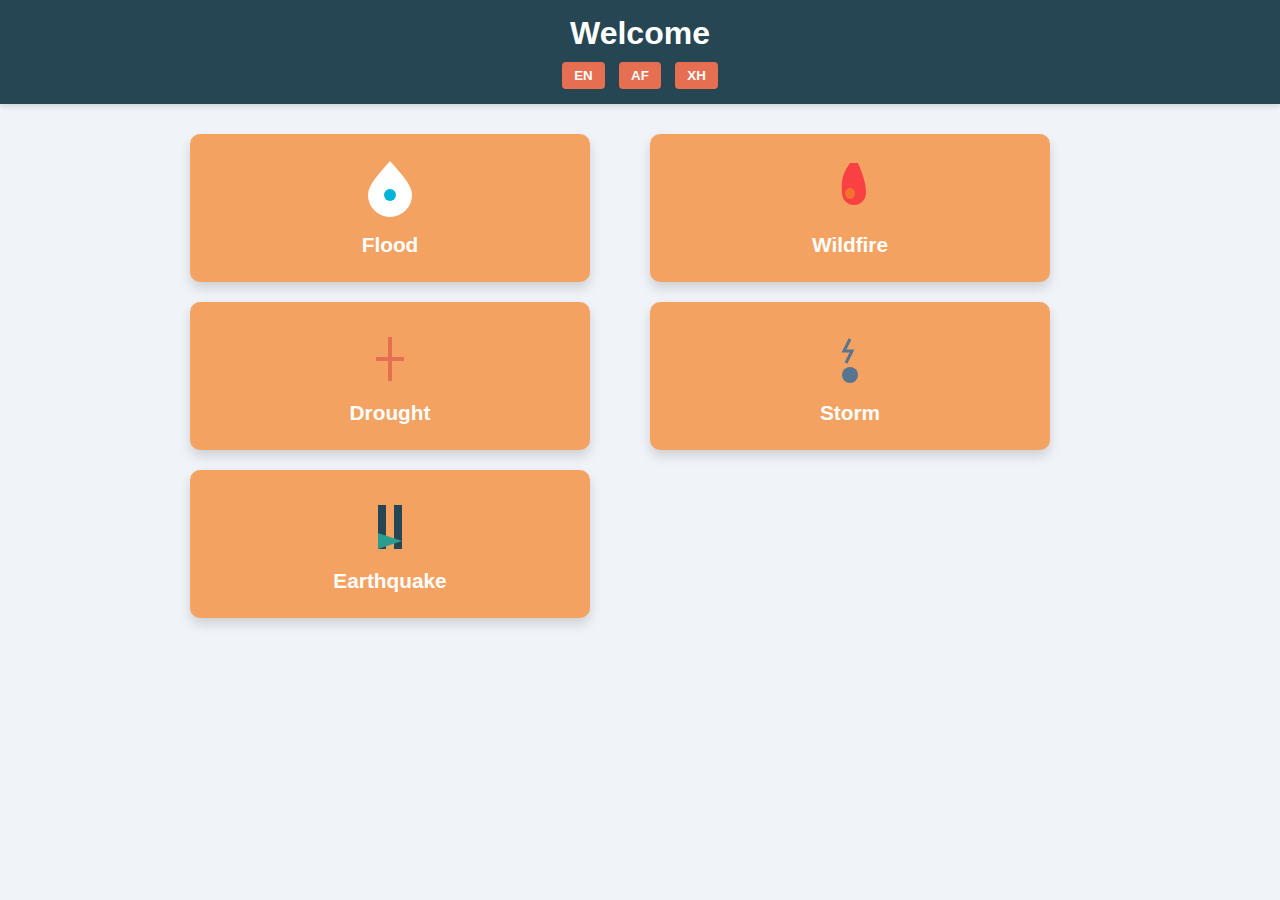
<file: index.html>
<!DOCTYPE html>
<html lang="en">
<head>
  <meta charset="UTF-8" />
  <meta name="viewport" content="width=device-width, initial-scale=1" />
  <title>South African Disaster Help Hub</title>
  <link rel="stylesheet" href="styles.css" />
</head>
<body>
  <header>
    <h1 id="pageTitle">South African Disaster Help Hub</h1>
    <div class="language-selector">
      <button onclick="updateTitle('en')">EN</button>
      <button onclick="updateTitle('af')">AF</button>
      <button onclick="updateTitle('xh')">XH</button>
    </div>
  </header>
  <main>
    <div class="cards-container">
      <div class="link-card flood">
        <a href="flood.html" aria-label="Flood Safety">
          <!-- Flood SVG -->
          <svg xmlns="http://www.w3.org/2000/svg" viewBox="0 0 64 64" fill="white" width="64" height="64" aria-hidden="true" focusable="false">
            <path d="M32 2C20 16 10 26 10 36a22 22 0 0044 0c0-10-10-20-22-34z"/>
            <circle cx="32" cy="36" r="6" fill="#00b4d8"/>
          </svg>
          <span data-lang-en="Flood" data-lang-af="Vloed" data-lang-xh="Uququ">Flood</span>
        </a>
      </div>
      <div class="link-card wildfire">
        <a href="wildfire.html" aria-label="Wildfire Safety">
          <!-- Wildfire SVG -->
          <svg xmlns="http://www.w3.org/2000/svg" viewBox="0 0 64 64" fill="white" width="64" height="64" aria-hidden="true" focusable="false">
            <path d="M32 4c-10 14-8 22-8 30a12 12 0 0024 0c0-8-2-16-8-30z" fill="#f94144"/>
            <path d="M32 40c-3 0-5-3-5-6a5 5 0 0110 0c0 3-2 6-5 6z" fill="#f3722c"/>
          </svg>
          <span data-lang-en="Wildfire" data-lang-af="Veldbrand" data-lang-xh="Umlilo wehlathi">Wildfire</span>
        </a>
      </div>
      <div class="link-card drought">
        <a href="drought.html" aria-label="Drought Safety">
          <!-- Drought SVG -->
          <svg xmlns="http://www.w3.org/2000/svg" viewBox="0 0 64 64" fill="white" width="64" height="64" aria-hidden="true" focusable="false">
            <circle cx="32" cy="32" r="16" stroke="#f4a261" stroke-width="4" fill="none"/>
            <path d="M32 10v44" stroke="#e76f51" stroke-width="4"/>
            <path d="M18 32h28" stroke="#e76f51" stroke-width="4"/>
          </svg>
          <span data-lang-en="Drought" data-lang-af="Droogte" data-lang-xh="Ukoma">Drought</span>
        </a>
      </div>
      <div class="link-card storm">
        <a href="storm.html" aria-label="Storm Safety">
          <!-- Storm SVG -->
          <svg xmlns="http://www.w3.org/2000/svg" viewBox="0 0 64 64" fill="white" width="64" height="64" aria-hidden="true" focusable="false">
            <path d="M32 12l-6 12h8l-6 12" stroke="#577590" stroke-width="3" fill="none"/>
            <circle cx="32" cy="48" r="8" fill="#577590"/>
          </svg>
          <span data-lang-en="Storm" data-lang-af="Storm" data-lang-xh="Isaqhwithi">Storm</span>
        </a>
      </div>
      <div class="link-card earthquake">
        <a href="earthquake.html" aria-label="Earthquake Safety">
          <!-- Earthquake SVG -->
          <svg xmlns="http://www.w3.org/2000/svg" viewBox="0 0 64 64" fill="white" width="64" height="64" aria-hidden="true" focusable="false">
            <rect x="20" y="10" width="8" height="44" fill="#264653"/>
            <rect x="36" y="10" width="8" height="44" fill="#264653"/>
            <path d="M20 54l24-8-24-8" fill="#2a9d8f"/>
          </svg>
          <span data-lang-en="Earthquake" data-lang-af="Aardbewing" data-lang-xh="Inyikima">Earthquake</span>
        </a>
      </div>
    </div>
  </main>

  <script src="script.js"></script>
</body>
</html>
</file>
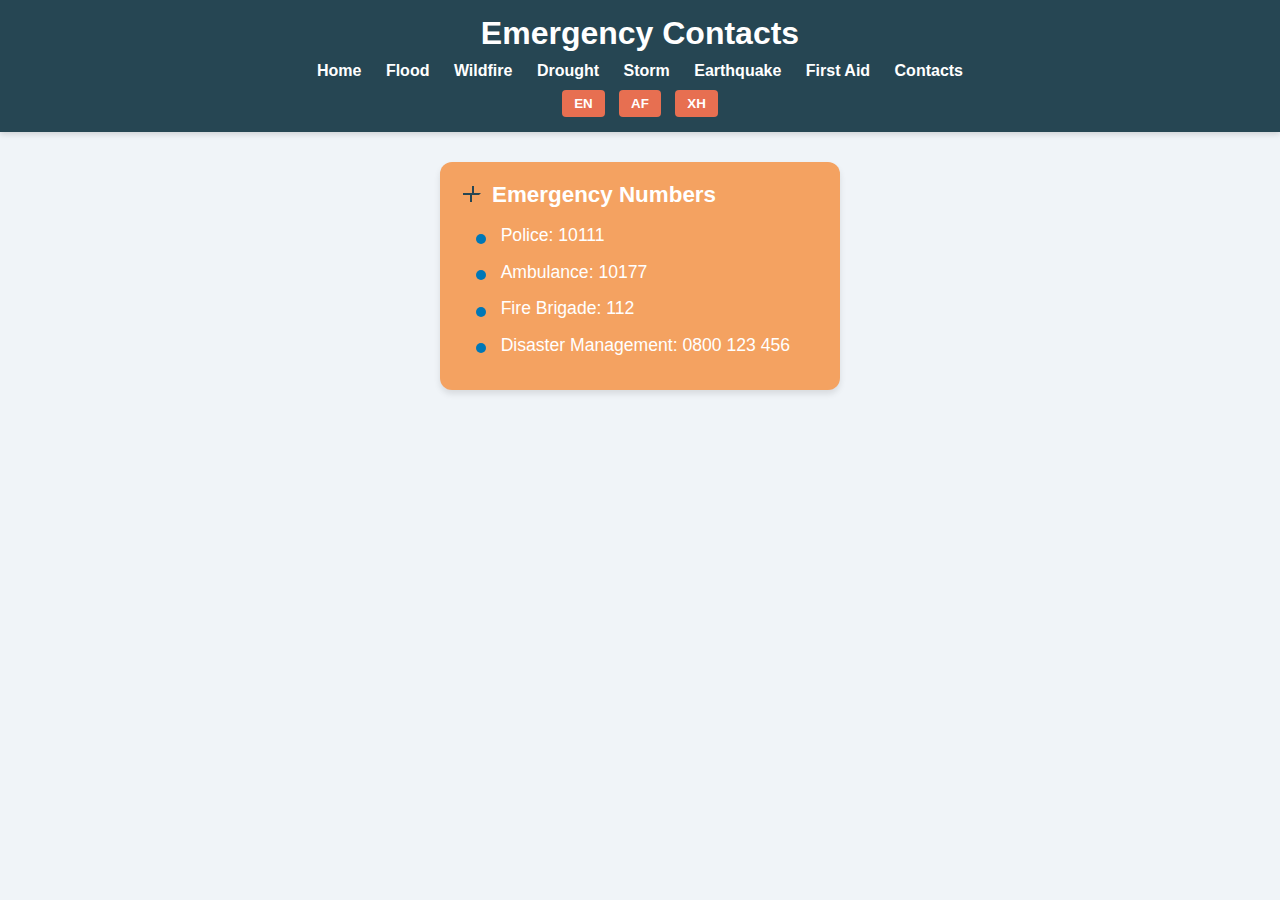
<file: contacts.html>
<!DOCTYPE html>
<html lang="en">
<head>
  <meta charset="UTF-8" />
  <meta name="viewport" content="width=device-width, initial-scale=1" />
  <title>Emergency Contacts</title>
  <link rel="stylesheet" href="styles.css" />
</head>
<body>
<header>
  <h1 id="pageTitle">Emergency Contacts</h1>
  <nav>
    <a href="index.html">Home</a>
    <a href="flood.html">Flood</a>
    <a href="wildfire.html">Wildfire</a>
    <a href="drought.html">Drought</a>
    <a href="storm.html">Storm</a>
    <a href="earthquake.html">Earthquake</a>
    <a href="first-aid.html">First Aid</a>
    <a href="contacts.html">Contacts</a>
  </nav>
  <div class="language-selector">
    <button onclick="updateTitle('en')">EN</button>
    <button onclick="updateTitle('af')">AF</button>
    <button onclick="updateTitle('xh')">XH</button>
  </div>
</header>
<main>
  <div class="card">
    <h3>
      <svg xmlns="http://www.w3.org/2000/svg" width="24" height="24" fill="#264653" viewBox="0 0 24 24" style="vertical-align: middle; margin-right: 8px;">
        <path d="M21 10h-7V3h-2v7H3v2h7v7h2v-7h7z"/>
      </svg>
      <span data-lang-en="Emergency Numbers" data-lang-af="Noodnommers" data-lang-xh="Inombolo zoNxibelelwano lweNgozi">Emergency Numbers</span>
    </h3>
    <ul>
      <li data-lang-en="Police: 10111" data-lang-af="Polisie: 10111" data-lang-xh="Amapolisa: 10111">Police: 10111</li>
      <li data-lang-en="Ambulance: 10177" data-lang-af="Ambulansie: 10177" data-lang-xh="I-Ambulensi: 10177">Ambulance: 10177</li>
      <li data-lang-en="Fire Brigade: 112" data-lang-af="Brandweer: 112" data-lang-xh="Ibhuligadi yoMlilo: 112">Fire Brigade: 112</li>
      <li data-lang-en="Disaster Management: 0800 123 456" data-lang-af="Rampbestuur: 0800 123 456" data-lang-xh="Ulawulo lweZingozi: 0800 123 456">Disaster Management: 0800 123 456</li>
    </ul>
  </div>
</main>
<script src="script.js"></script>
</body>
</html>
</file>
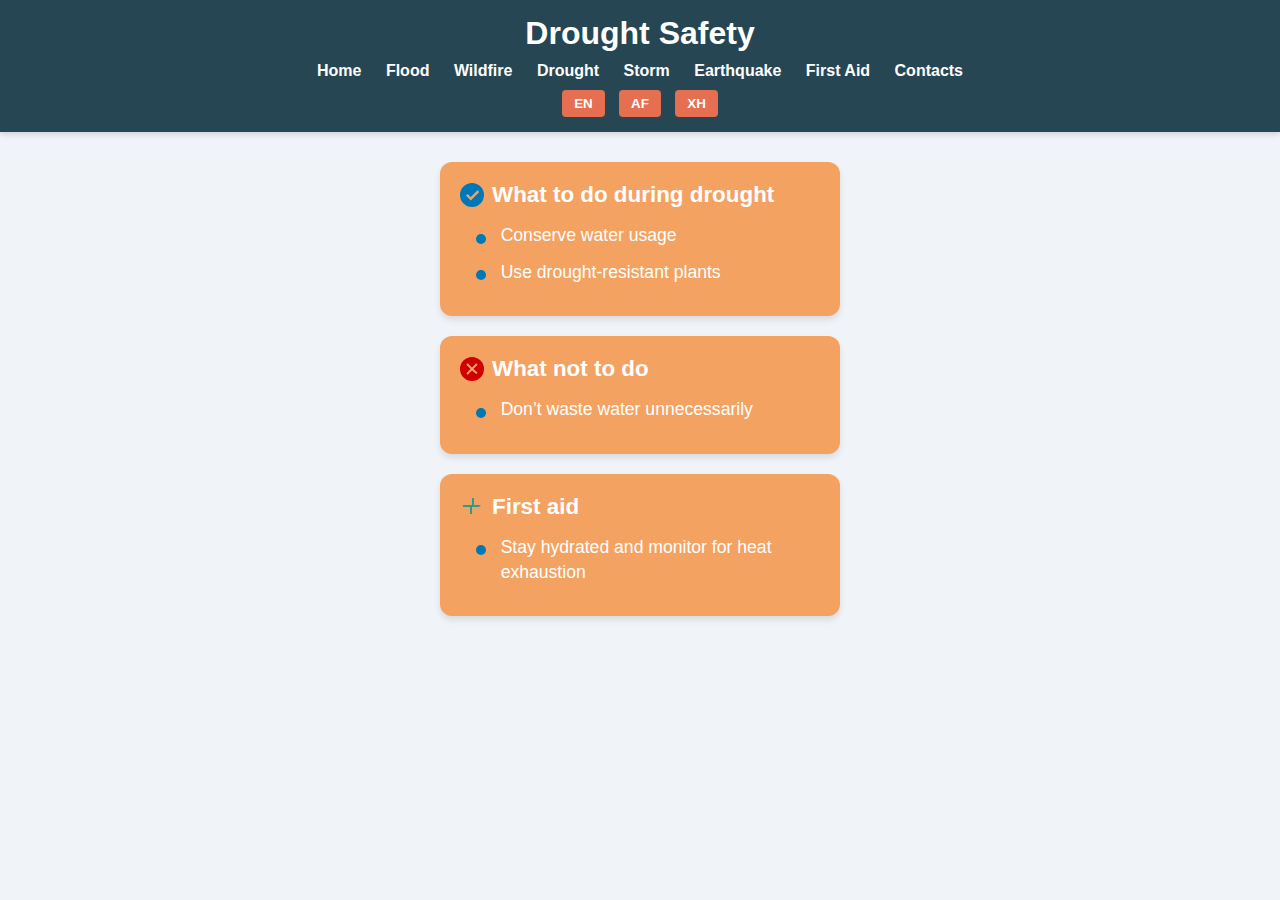
<file: drought.html>
<!DOCTYPE html>
<html lang="en">
<head>
  <meta charset="UTF-8" />
  <meta name="viewport" content="width=device-width, initial-scale=1" />
  <title>Drought Safety</title>
  <link rel="stylesheet" href="styles.css" />
</head>
<body>
<header>
  <h1 id="pageTitle">Drought Safety</h1>
  <nav>
    <a href="index.html">Home</a>
    <a href="flood.html">Flood</a>
    <a href="wildfire.html">Wildfire</a>
    <a href="drought.html">Drought</a>
    <a href="storm.html">Storm</a>
    <a href="earthquake.html">Earthquake</a>
    <a href="first-aid.html">First Aid</a>
    <a href="contacts.html">Contacts</a>
  </nav>
  <div class="language-selector">
    <button onclick="updateTitle('en')">EN</button>
    <button onclick="updateTitle('af')">AF</button>
    <button onclick="updateTitle('xh')">XH</button>
  </div>
</header>
<main>
  <div class="card">
    <h3>
      <svg xmlns="http://www.w3.org/2000/svg" width="24" height="24" fill="#0077b6" viewBox="0 0 24 24" style="vertical-align: middle; margin-right: 8px;">
        <path d="M12 0a12 12 0 1012 12A12 12 0 0012 0zm-1.2 17.4l-4.8-4.8 1.68-1.68 3.12 3.12 6.72-6.72 1.68 1.68z"/>
      </svg>
      <span data-lang-en="What to do during drought" data-lang-af="Wat om te doen tydens droogte" data-lang-xh="Okwenziwayo ngexesha lokoma">What to do during drought</span>
    </h3>
    <ul>
      <li data-lang-en="Conserve water usage" data-lang-af="Spaar watergebruik" data-lang-xh="Gcina ukusetyenziswa kwamanzi">Conserve water usage</li>
      <li data-lang-en="Use drought-resistant plants" data-lang-af="Gebruik droogtebestande plante" data-lang-xh="Sebenzisa izityalo ezinganyangekiyo ukoma">Use drought-resistant plants</li>
    </ul>
  </div>
  <div class="card">
    <h3>
      <svg xmlns="http://www.w3.org/2000/svg" width="24" height="24" fill="#d00000" viewBox="0 0 24 24" style="vertical-align: middle; margin-right: 8px;">
        <path d="M12 0a12 12 0 1012 12A12 12 0 0012 0zm5.656 15.656l-1.414 1.414L12 13.414l-4.242 4.242-1.414-1.414L10.586 12 6.344 7.758l1.414-1.414L12 10.586l4.242-4.242 1.414 1.414L13.414 12z"/>
      </svg>
      <span data-lang-en="What not to do" data-lang-af="Wat om nie te doen nie" data-lang-xh="Ongamele ukwenze">What not to do</span>
    </h3>
    <ul>
      <li data-lang-en="Don’t waste water unnecessarily" data-lang-af="Moet nie onnodig water mors nie" data-lang-xh="Musa ukuchitha amanzi ngokungenasizathu">Don’t waste water unnecessarily</li>
    </ul>
  </div>
  <div class="card">
    <h3>
      <svg xmlns="http://www.w3.org/2000/svg" width="24" height="24" fill="#2a9d8f" viewBox="0 0 24 24" style="vertical-align: middle; margin-right: 8px;">
        <path d="M21 10h-7V3h-2v7H3v2h7v7h2v-7h7z"/>
      </svg>
      <span data-lang-en="First aid" data-lang-af="Eerstehulp" data-lang-xh="Uncedo lokuqala">First aid</span>
    </h3>
    <ul>
      <li data-lang-en="Stay hydrated and monitor for heat exhaustion" data-lang-af="Bly gehidreer en monitor vir hitte-uitputting" data-lang-xh="Hlala unamanzi kwaye ujonge ukuqubha kobushushu">Stay hydrated and monitor for heat exhaustion</li>
    </ul>
  </div>
</main>
<script src="script.js"></script>
</body>
</html>
</file>
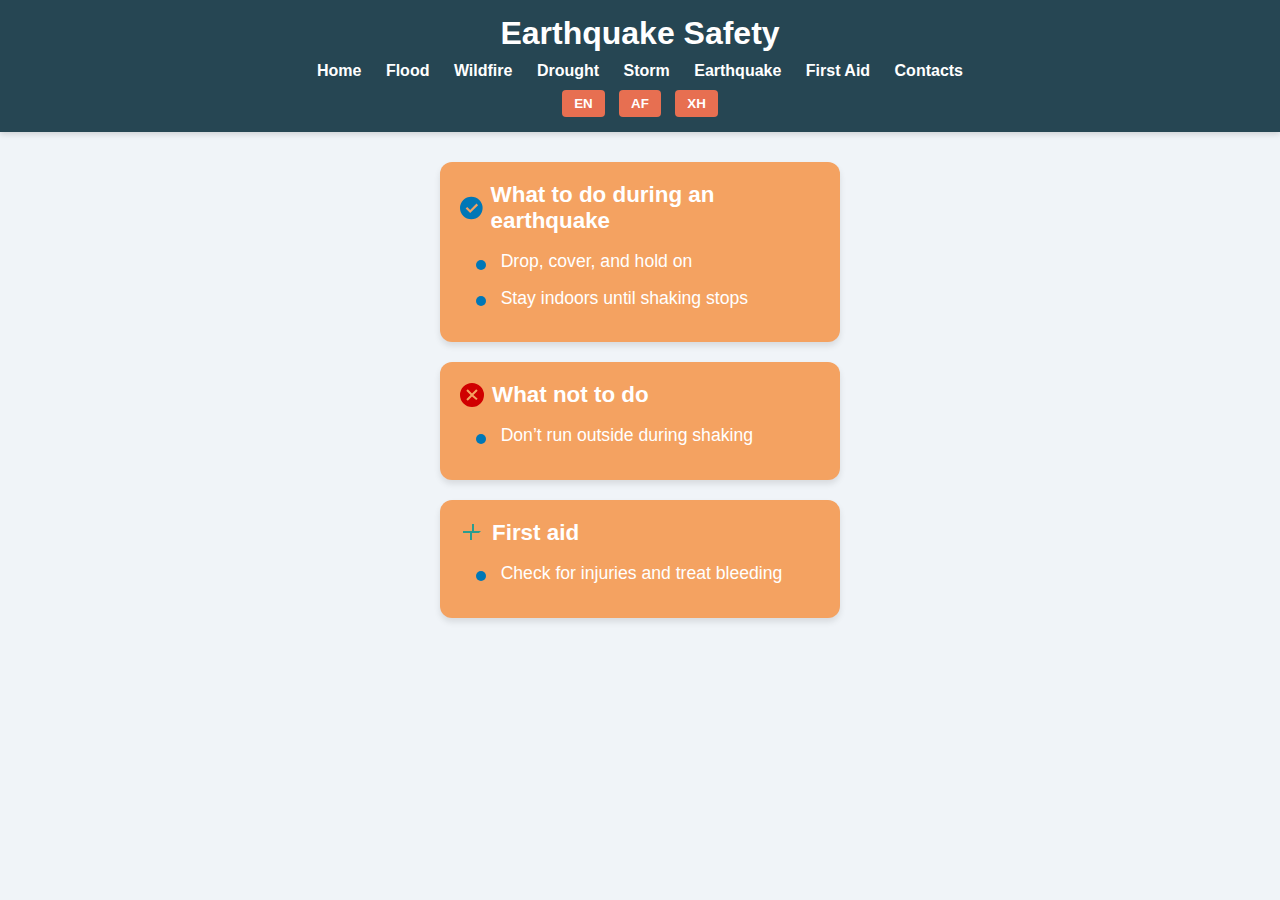
<file: earthquake.html>
<!DOCTYPE html>
<html lang="en">
<head>
  <meta charset="UTF-8" />
  <meta name="viewport" content="width=device-width, initial-scale=1" />
  <title>Earthquake Safety</title>
  <link rel="stylesheet" href="styles.css" />
</head>
<body>
<header>
  <h1 id="pageTitle">Earthquake Safety</h1>
  <nav>
    <a href="index.html">Home</a>
    <a href="flood.html">Flood</a>
    <a href="wildfire.html">Wildfire</a>
    <a href="drought.html">Drought</a>
    <a href="storm.html">Storm</a>
    <a href="earthquake.html">Earthquake</a>
    <a href="first-aid.html">First Aid</a>
    <a href="contacts.html">Contacts</a>
  </nav>
  <div class="language-selector">
    <button onclick="updateTitle('en')">EN</button>
    <button onclick="updateTitle('af')">AF</button>
    <button onclick="updateTitle('xh')">XH</button>
  </div>
</header>
<main>
  <div class="card">
    <h3>
      <svg xmlns="http://www.w3.org/2000/svg" width="24" height="24" fill="#0077b6" viewBox="0 0 24 24" style="vertical-align: middle; margin-right: 8px;">
        <path d="M12 0a12 12 0 1012 12A12 12 0 0012 0zm-1.2 17.4l-4.8-4.8 1.68-1.68 3.12 3.12 6.72-6.72 1.68 1.68z"/>
      </svg>
      <span data-lang-en="What to do during an earthquake" data-lang-af="Wat om te doen tydens ’n aardbewing" data-lang-xh="Okwenziwayo ngexesha lenyikima">What to do during an earthquake</span>
    </h3>
    <ul>
      <li data-lang-en="Drop, cover, and hold on" data-lang-af="Val, bedek en hou vas" data-lang-xh="Wela phantsi, khusela, kwaye ubambe">Drop, cover, and hold on</li>
      <li data-lang-en="Stay indoors until shaking stops" data-lang-af="Bly binne totdat die skudding ophou" data-lang-xh="Hlala ngaphakathi ude ukuphalala kuyeke">Stay indoors until shaking stops</li>
    </ul>
  </div>
  <div class="card">
    <h3>
      <svg xmlns="http://www.w3.org/2000/svg" width="24" height="24" fill="#d00000" viewBox="0 0 24 24" style="vertical-align: middle; margin-right: 8px;">
        <path d="M12 0a12 12 0 1012 12A12 12 0 0012 0zm5.656 15.656l-1.414 1.414L12 13.414l-4.242 4.242-1.414-1.414L10.586 12 6.344 7.758l1.414-1.414L12 10.586l4.242-4.242 1.414 1.414L13.414 12z"/>
      </svg>
      <span data-lang-en="What not to do" data-lang-af="Wat om nie te doen nie" data-lang-xh="Ongamele ukwenze">What not to do</span>
    </h3>
    <ul>
      <li data-lang-en="Don’t run outside during shaking" data-lang-af="Moet nie buite hardloop tydens skudding nie" data-lang-xh="Musa ukubaleka ngaphandle ngexesha lokuphalala">Don’t run outside during shaking</li>
    </ul>
  </div>
  <div class="card">
    <h3>
      <svg xmlns="http://www.w3.org/2000/svg" width="24" height="24" fill="#2a9d8f" viewBox="0 0 24 24" style="vertical-align: middle; margin-right: 8px;">
        <path d="M21 10h-7V3h-2v7H3v2h7v7h2v-7h7z"/>
      </svg>
      <span data-lang-en="First aid" data-lang-af="Eerstehulp" data-lang-xh="Uncedo lokuqala">First aid</span>
    </h3>
    <ul>
      <li data-lang-en="Check for injuries and treat bleeding" data-lang-af="Kyk vir beserings en behandel bloeding" data-lang-xh="Jonga ukwenzakala kwaye unyange ukopha">Check for injuries and treat bleeding</li>
    </ul>
  </div>
</main>
<script src="script.js"></script>
</body>
</html>
</file>
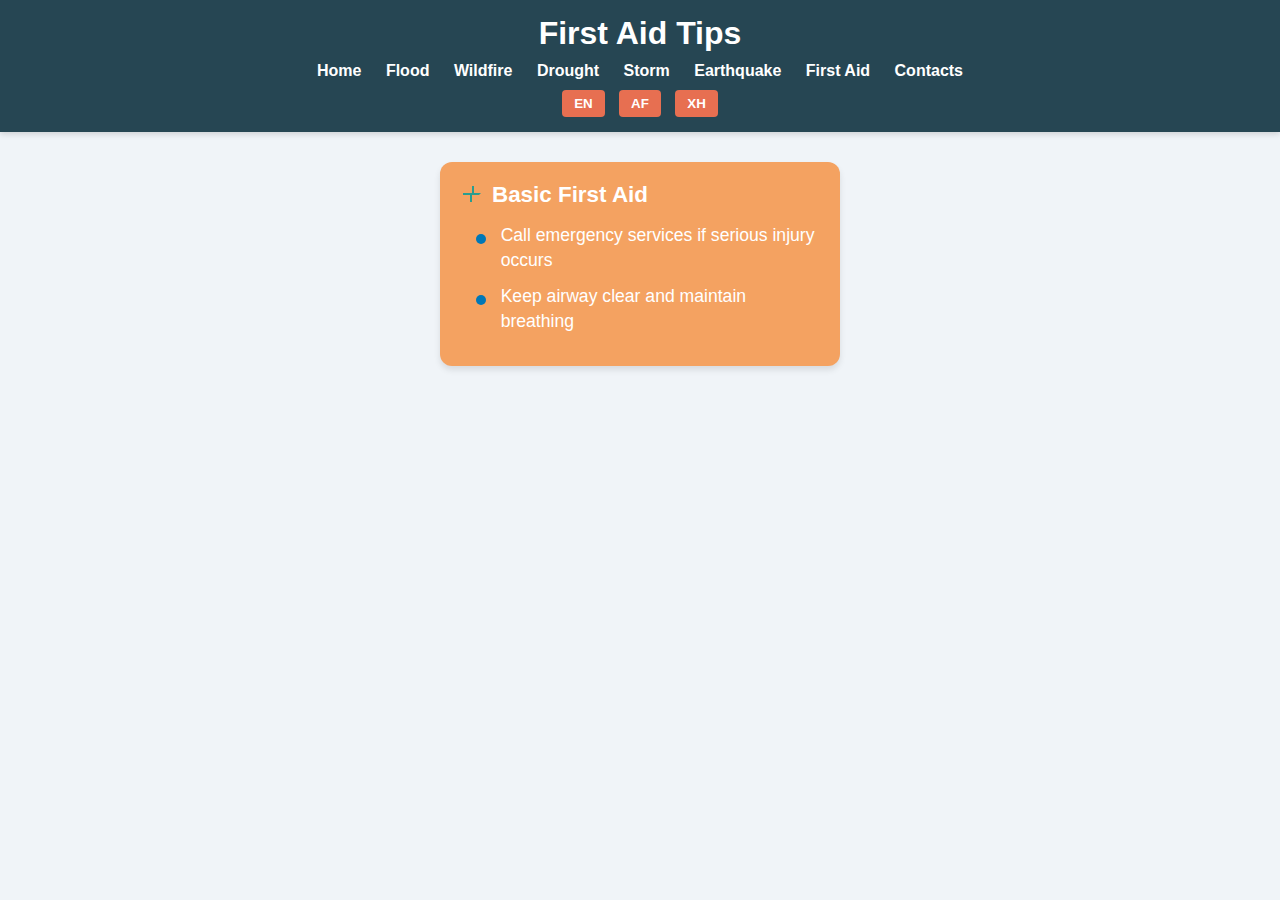
<file: first-aid.html>
<!DOCTYPE html>
<html lang="en">
<head>
  <meta charset="UTF-8" />
  <meta name="viewport" content="width=device-width, initial-scale=1" />
  <title>First Aid Tips</title>
  <link rel="stylesheet" href="styles.css" />
</head>
<body>
<header>
  <h1 id="pageTitle">First Aid Tips</h1>
  <nav>
    <a href="index.html">Home</a>
    <a href="flood.html">Flood</a>
    <a href="wildfire.html">Wildfire</a>
    <a href="drought.html">Drought</a>
    <a href="storm.html">Storm</a>
    <a href="earthquake.html">Earthquake</a>
    <a href="first-aid.html">First Aid</a>
    <a href="contacts.html">Contacts</a>
  </nav>
  <div class="language-selector">
    <button onclick="updateTitle('en')">EN</button>
    <button onclick="updateTitle('af')">AF</button>
    <button onclick="updateTitle('xh')">XH</button>
  </div>
</header>
<main>
  <div class="card">
    <h3>
      <svg xmlns="http://www.w3.org/2000/svg" width="24" height="24" fill="#2a9d8f" viewBox="0 0 24 24" style="vertical-align: middle; margin-right: 8px;">
        <path d="M21 10h-7V3h-2v7H3v2h7v7h2v-7h7z"/>
      </svg>
      <span data-lang-en="Basic First Aid" data-lang-af="Basiese Eerste Hulp" data-lang-xh="IsiQalo sokuNceda">Basic First Aid</span>
    </h3>
    <ul>
      <li data-lang-en="Call emergency services if serious injury occurs" data-lang-af="Skakel nooddienste by ernstige beserings" data-lang-xh="Shayela iinkonzo ezingxamisekileyo ukuba kukho ukwenzakala okukhulu">Call emergency services if serious injury occurs</li>
      <li data-lang-en="Keep airway clear and maintain breathing" data-lang-af="Hou lugweg duidelik en handhaaf asemhaling" data-lang-xh="Gcina umoya ucacile kwaye uqinisekise ukuphefumla">Keep airway clear and maintain breathing</li>
    </ul>
  </div>
</main>
<script src="script.js"></script>
</body>
</html>
</file>
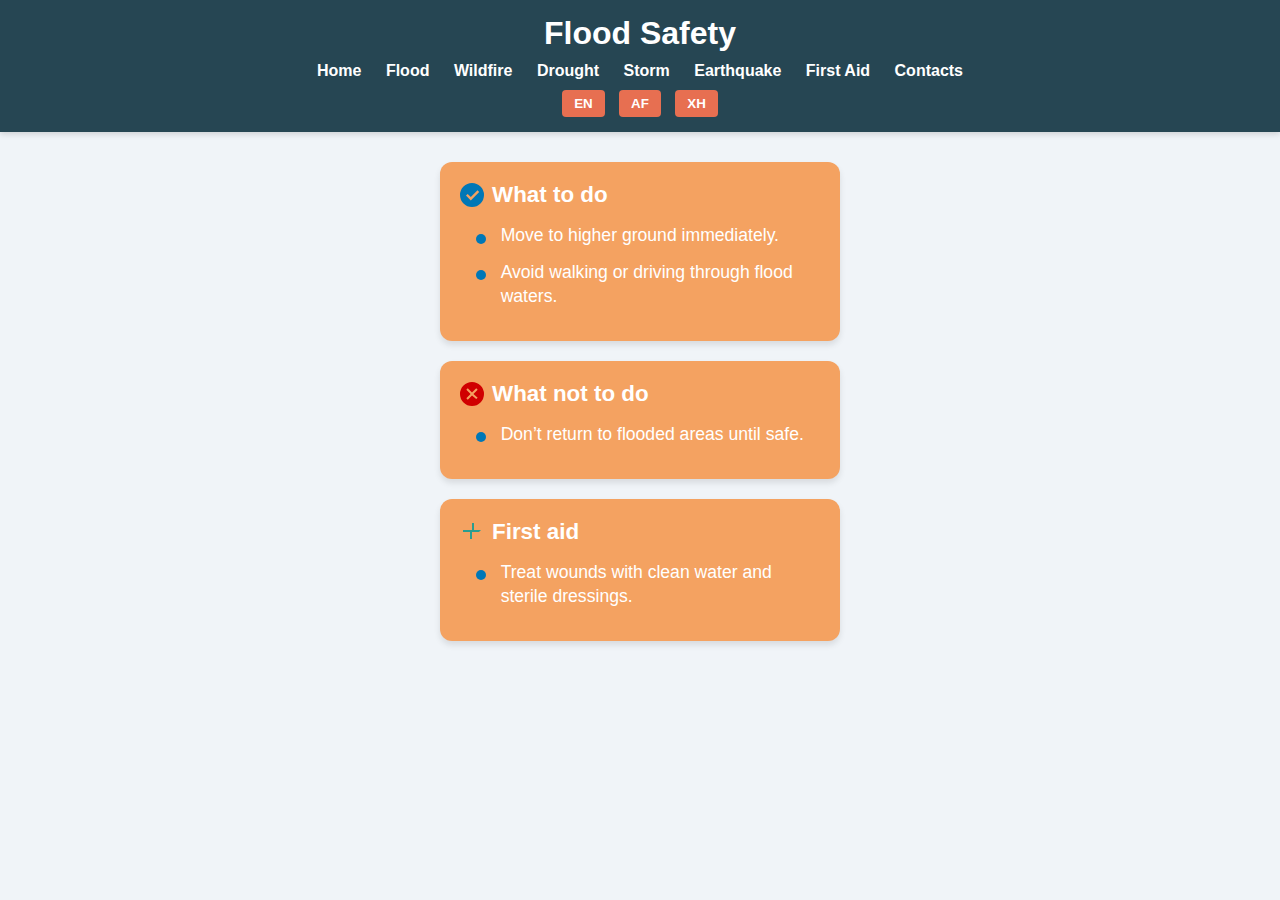
<file: flood.html>
<!DOCTYPE html>
<html lang="en">
<head>
  <meta charset="UTF-8" />
  <meta name="viewport" content="width=device-width, initial-scale=1" />
  <title>Flood Safety</title>
  <link rel="stylesheet" href="styles.css" />
</head>
<body>
<header>
  <h1 id="pageTitle">Flood Safety</h1>
  <nav>
    <a href="index.html">Home</a>
    <a href="flood.html">Flood</a>
    <a href="wildfire.html">Wildfire</a>
    <a href="drought.html">Drought</a>
    <a href="storm.html">Storm</a>
    <a href="earthquake.html">Earthquake</a>
    <a href="first-aid.html">First Aid</a>
    <a href="contacts.html">Contacts</a>
  </nav>
  <div class="language-selector">
    <button onclick="updateTitle('en')">EN</button>
    <button onclick="updateTitle('af')">AF</button>
    <button onclick="updateTitle('xh')">XH</button>
  </div>
</header>
<main>
  <div class="card">
    <h3>
      <svg xmlns="http://www.w3.org/2000/svg" width="24" height="24" fill="#0077b6" viewBox="0 0 24 24" style="vertical-align: middle; margin-right: 8px;">
        <path d="M12 0a12 12 0 1012 12A12 12 0 0012 0zm-1.2 17.4l-4.8-4.8 1.68-1.68 3.12 3.12 6.72-6.72 1.68 1.68z"/>
      </svg>
      <span data-lang-en="What to do" data-lang-af="Wat om te doen" data-lang-xh="Okwenziwayo">What to do</span>
    </h3>
    <ul>
      <li data-lang-en="Move to higher ground immediately." data-lang-af="Beweeg onmiddellik na hoër grond." data-lang-xh="Shukuma uye kumhlaba ophezulu ngokukhawuleza.">Move to higher ground immediately.</li>
      <li data-lang-en="Avoid walking or driving through flood waters." data-lang-af="Vermy om deur vloedwaters te loop of ry." data-lang-xh="Khusela ukuhamba okanye ukuqhuba ngemilambo yomlilo.">Avoid walking or driving through flood waters.</li>
    </ul>
  </div>

  <div class="card">
    <h3>
      <svg xmlns="http://www.w3.org/2000/svg" width="24" height="24" fill="#d00000" viewBox="0 0 24 24" style="vertical-align: middle; margin-right: 8px;">
        <path d="M12 0a12 12 0 1012 12A12 12 0 0012 0zm5.656 15.656l-1.414 1.414L12 13.414l-4.242 4.242-1.414-1.414L10.586 12 6.344 7.758l1.414-1.414L12 10.586l4.242-4.242 1.414 1.414L13.414 12z"/>
      </svg>
      <span data-lang-en="What not to do" data-lang-af="Wat om nie te doen nie" data-lang-xh="Ongamele ukwenze">What not to do</span>
    </h3>
    <ul>
      <li data-lang-en="Don’t return to flooded areas until safe." data-lang-af="Moet nie terugkeer na vloedgebiede totdat dit veilig is nie." data-lang-xh="Musa ukubuyela kwiindawo ezimanzi ude kube ukhuselekile.">Don’t return to flooded areas until safe.</li>
    </ul>
  </div>

  <div class="card">
    <h3>
      <svg xmlns="http://www.w3.org/2000/svg" width="24" height="24" fill="#2a9d8f" viewBox="0 0 24 24" style="vertical-align: middle; margin-right: 8px;">
        <path d="M21 10h-7V3h-2v7H3v2h7v7h2v-7h7z"/>
      </svg>
      <span data-lang-en="First aid" data-lang-af="Eerstehulp" data-lang-xh="Uncedo lokuqala">First aid</span>
    </h3>
    <ul>
      <li data-lang-en="Treat wounds with clean water and sterile dressings." data-lang-af="Behandel wonde met skoon water en steriele verband." data-lang-xh="Nyanga ukwenzakala ngamanzi acocekileyo kunye neziciko ezingenangcoliseko.">Treat wounds with clean water and sterile dressings.</li>
    </ul>
  </div>
</main>
<script src="script.js"></script>
</body>
</html>
</file>
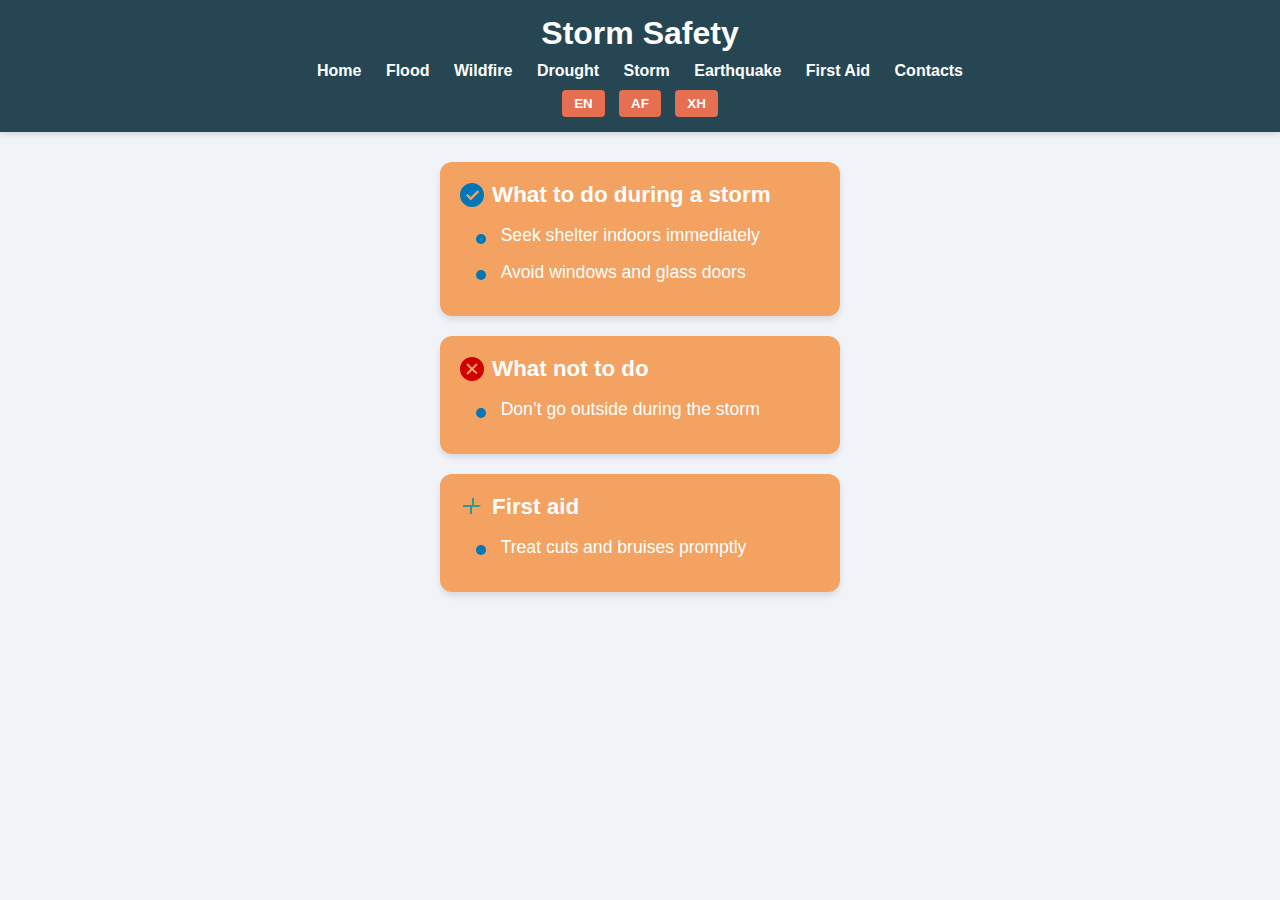
<file: storm.html>
<!DOCTYPE html>
<html lang="en">
<head>
  <meta charset="UTF-8" />
  <meta name="viewport" content="width=device-width, initial-scale=1" />
  <title>Storm Safety</title>
  <link rel="stylesheet" href="styles.css" />
</head>
<body>
<header>
  <h1 id="pageTitle">Storm Safety</h1>
  <nav>
    <a href="index.html">Home</a>
    <a href="flood.html">Flood</a>
    <a href="wildfire.html">Wildfire</a>
    <a href="drought.html">Drought</a>
    <a href="storm.html">Storm</a>
    <a href="earthquake.html">Earthquake</a>
    <a href="first-aid.html">First Aid</a>
    <a href="contacts.html">Contacts</a>
  </nav>
  <div class="language-selector">
    <button onclick="updateTitle('en')">EN</button>
    <button onclick="updateTitle('af')">AF</button>
    <button onclick="updateTitle('xh')">XH</button>
  </div>
</header>
<main>
  <div class="card">
    <h3>
      <svg xmlns="http://www.w3.org/2000/svg" width="24" height="24" fill="#0077b6" viewBox="0 0 24 24" style="vertical-align: middle; margin-right: 8px;">
        <path d="M12 0a12 12 0 1012 12A12 12 0 0012 0zm-1.2 17.4l-4.8-4.8 1.68-1.68 3.12 3.12 6.72-6.72 1.68 1.68z"/>
      </svg>
      <span data-lang-en="What to do during a storm" data-lang-af="Wat om te doen tydens ’n storm" data-lang-xh="Okwenziwayo ngexesha lesaqhwithi">What to do during a storm</span>
    </h3>
    <ul>
      <li data-lang-en="Seek shelter indoors immediately" data-lang-af="Soek dadelik skuiling binne" data-lang-xh="Funa indawo yokufihla ngaphakathi ngokukhawuleza">Seek shelter indoors immediately</li>
      <li data-lang-en="Avoid windows and glass doors" data-lang-af="Vermy vensters en glasdeure" data-lang-xh="Khusela iifestile nezicango zeglasi">Avoid windows and glass doors</li>
    </ul>
  </div>
  <div class="card">
    <h3>
      <svg xmlns="http://www.w3.org/2000/svg" width="24" height="24" fill="#d00000" viewBox="0 0 24 24" style="vertical-align: middle; margin-right: 8px;">
        <path d="M12 0a12 12 0 1012 12A12 12 0 0012 0zm5.656 15.656l-1.414 1.414L12 13.414l-4.242 4.242-1.414-1.414L10.586 12 6.344 7.758l1.414-1.414L12 10.586l4.242-4.242 1.414 1.414L13.414 12z"/>
      </svg>
      <span data-lang-en="What not to do" data-lang-af="Wat om nie te doen nie" data-lang-xh="Ongamele ukwenze">What not to do</span>
    </h3>
    <ul>
      <li data-lang-en="Don’t go outside during the storm" data-lang-af="Moet nie tydens die storm buite wees nie" data-lang-xh="Musa ukuphuma ngexesha lesaqhwithi">Don’t go outside during the storm</li>
    </ul>
  </div>
  <div class="card">
    <h3>
      <svg xmlns="http://www.w3.org/2000/svg" width="24" height="24" fill="#2a9d8f" viewBox="0 0 24 24" style="vertical-align: middle; margin-right: 8px;">
        <path d="M21 10h-7V3h-2v7H3v2h7v7h2v-7h7z"/>
      </svg>
      <span data-lang-en="First aid" data-lang-af="Eerstehulp" data-lang-xh="Uncedo lokuqala">First aid</span>
    </h3>
    <ul>
      <li data-lang-en="Treat cuts and bruises promptly" data-lang-af="Behandel snywonde en kneusplekke onmiddellik" data-lang-xh="Nyanga ukusika nezilonda ngokukhawuleza">Treat cuts and bruises promptly</li>
    </ul>
  </div>
</main>
<script src="script.js"></script>
</body>
</html>
</file>
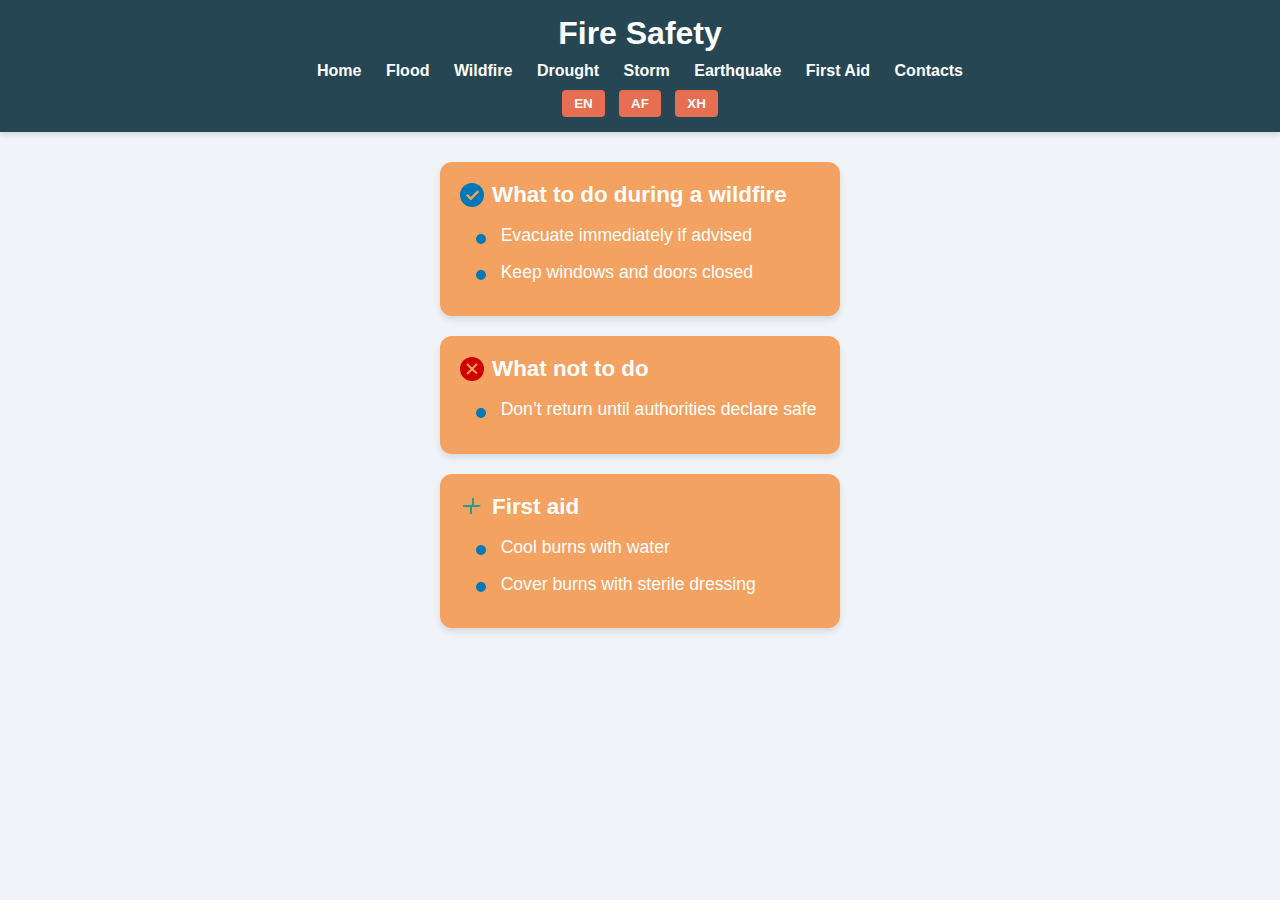
<file: wildfire.html>
<!DOCTYPE html>
<html lang="en">
<head>
  <meta charset="UTF-8" />
  <meta name="viewport" content="width=device-width, initial-scale=1" />
  <title>Wildfire Safety</title>
  <link rel="stylesheet" href="styles.css" />
</head>
<body>
<header>
  <h1 id="pageTitle">Wildfire Safety</h1>
  <nav>
    <a href="index.html">Home</a>
    <a href="flood.html">Flood</a>
    <a href="wildfire.html">Wildfire</a>
    <a href="drought.html">Drought</a>
    <a href="storm.html">Storm</a>
    <a href="earthquake.html">Earthquake</a>
    <a href="first-aid.html">First Aid</a>
    <a href="contacts.html">Contacts</a>
  </nav>
  <div class="language-selector">
    <button onclick="updateTitle('en')">EN</button>
    <button onclick="updateTitle('af')">AF</button>
    <button onclick="updateTitle('xh')">XH</button>
  </div>
</header>
<main>
  <div class="card">
    <h3>
      <svg xmlns="http://www.w3.org/2000/svg" width="24" height="24" fill="#0077b6" viewBox="0 0 24 24" style="vertical-align: middle; margin-right: 8px;">
        <path d="M12 0a12 12 0 1012 12A12 12 0 0012 0zm-1.2 17.4l-4.8-4.8 1.68-1.68 3.12 3.12 6.72-6.72 1.68 1.68z"/>
      </svg>
      <span data-lang-en="What to do during a wildfire" data-lang-af="Wat om te doen tydens 'n veldbrand" data-lang-xh="Okwenziwayo ngexesha lomlilo wehlathi">What to do during a wildfire</span>
    </h3>
    <ul>
      <li data-lang-en="Evacuate immediately if advised" data-lang-af="Ontruim onmiddellik indien aanbeveel" data-lang-xh="Phuma kwindawo ngokukhawuleza xa kucetyisiwe">Evacuate immediately if advised</li>
      <li data-lang-en="Keep windows and doors closed" data-lang-af="Hou vensters en deure toe" data-lang-xh="Vala iiwindow nezicango">Keep windows and doors closed</li>
    </ul>
  </div>
  <div class="card">
    <h3>
      <svg xmlns="http://www.w3.org/2000/svg" width="24" height="24" fill="#d00000" viewBox="0 0 24 24" style="vertical-align: middle; margin-right: 8px;">
        <path d="M12 0a12 12 0 1012 12A12 12 0 0012 0zm5.656 15.656l-1.414 1.414L12 13.414l-4.242 4.242-1.414-1.414L10.586 12 6.344 7.758l1.414-1.414L12 10.586l4.242-4.242 1.414 1.414L13.414 12z"/>
      </svg>
      <span data-lang-en="What not to do" data-lang-af="Wat om nie te doen nie" data-lang-xh="Ongamele ukwenze">What not to do</span>
    </h3>
    <ul>
      <li data-lang-en="Don’t return until authorities declare safe" data-lang-af="Moet nie terugkeer voordat owerhede dit veilig verklaar nie" data-lang-xh="Musa ukubuyela ude abagqatswa bayigqibe indlela ekhuselekileyo">Don’t return until authorities declare safe</li>
    </ul>
  </div>
  <div class="card">
    <h3>
      <svg xmlns="http://www.w3.org/2000/svg" width="24" height="24" fill="#2a9d8f" viewBox="0 0 24 24" style="vertical-align: middle; margin-right: 8px;">
        <path d="M21 10h-7V3h-2v7H3v2h7v7h2v-7h7z"/>
      </svg>
      <span data-lang-en="First aid" data-lang-af="Eerstehulp" data-lang-xh="Uncedo lokuqala">First aid</span>
    </h3>
    <ul>
      <li data-lang-en="Cool burns with water" data-lang-af="Koel brandwonde met water" data-lang-xh="Pholisa ukutshiswa ngamanzi">Cool burns with water</li>
      <li data-lang-en="Cover burns with sterile dressing" data-lang-af="Bedek brandwonde met steriele verband" data-lang-xh="Gquma ukutshiswa ngebandage ethe tyaba">Cover burns with sterile dressing</li>
    </ul>
  </div>
</main>
<script src="script.js"></script>
</body>
</html>
</file>
<file: styles.css>
/* General Reset */
* {
  margin: 0;
  padding: 0;
  box-sizing: border-box;
}

/* Body & Font */
body {
  font-family: 'Segoe UI', Tahoma, Geneva, Verdana, sans-serif;
  background-color: #f0f4f8;
  color: #222;
  min-height: 100vh;
  display: flex;
  flex-direction: column;
  align-items: center;
}

/* Header */
header {
  width: 100%;
  background-color: #264653;
  color: white;
  padding: 15px 0;
  text-align: center;
  box-shadow: 0 2px 6px rgba(0,0,0,0.15);
}

header h1 {
  margin-bottom: 10px;
  font-size: 2rem;
}

nav {
  margin-bottom: 10px;
}

nav a {
  color: white;
  margin: 0 10px;
  text-decoration: none;
  font-weight: 600;
  transition: color 0.3s ease;
}

nav a:hover,
nav a:focus {
  color: #e9c46a;
  outline: none;
}

.language-selector {
  margin-top: 10px;
}

.language-selector button {
  background-color: #e76f51;
  border: none;
  color: white;
  padding: 6px 12px;
  margin: 0 5px;
  font-weight: 700;
  cursor: pointer;
  border-radius: 4px;
  transition: background-color 0.3s ease;
}

.language-selector button:hover,
.language-selector button:focus {
  background-color: #f4a261;
  outline: none;
}

/* Main content */
main {
  max-width: 900px;
  width: 95%;
  margin: 30px auto 50px auto;
  display: flex;
  flex-direction: column;
  align-items: center;
}

/* Cards container for index page */
.cards-container {
  display: grid;
  grid-template-columns: repeat(2, 1fr);
  gap: 20px;
  width: 100%;
  justify-content: center;
}

/* Individual cards */
.card, .link-card {
  background-color: #f4a261;
  border-radius: 10px;
  padding: 25px 30px;
  box-shadow: 0 6px 12px rgba(0,0,0,0.15);
  color: white;
  width: 100%;
  max-width: 400px;
  transition: background-color 0.3s ease;
}

.link-card {
  display: flex;
  justify-content: center;
  align-items: center;
  text-align: center;
}

.link-card a {
  color: white;
  text-decoration: none;
  font-size: 1.3rem;
  font-weight: 700;
  display: flex;
  flex-direction: column;
  align-items: center;
  gap: 10px;
}

.link-card a:hover,
.link-card a:focus {
  color: #f4a261;
  outline: none;
}

.card h3 {
  margin-bottom: 15px;
  font-size: 1.4rem;
  display: flex;
  align-items: center;
}

/* List styles with custom colored bullets */
.card ul {
  list-style: none;
  padding-left: 1em;
}

.card ul li {
  position: relative;
  padding-left: 1.4em;
  margin-bottom: 12px;
  font-size: 1.1rem;
  line-height: 1.4;
}

/* Custom bullets with colored circles */
.card ul li::before {
  content: '';
  position: absolute;
  left: 0;
  top: 0.6em;
  width: 10px;
  height: 10px;
  border-radius: 50%;
  background-color: #f4a261;
}

/* Different bullet colors for different sections */
.card h3:nth-of-type(1)::before,
.card h3:nth-of-type(1) + ul li::before {
  background-color: #0077b6; /* What to do - blue */
}

.card h3:nth-of-type(2)::before,
.card h3:nth-of-type(2) + ul li::before {
  background-color: #d00000; /* What not to do - red */
}

.card h3:nth-of-type(3)::before,
.card h3:nth-of-type(3) + ul li::before {
  background-color: #f4a261; /* First aid - green */
}

/* Responsive adjustments */
@media (max-width: 768px) {
  .cards-container {
    grid-template-columns: 1fr;
  }
}
.card {
  background-color: #f4a261;
  border-radius: 12px;
  padding: 20px;
  margin-bottom: 20px; /* ← Add this line */
  box-shadow: 0 4px 6px rgba(0, 0, 0, 0.1);
}
</file>
